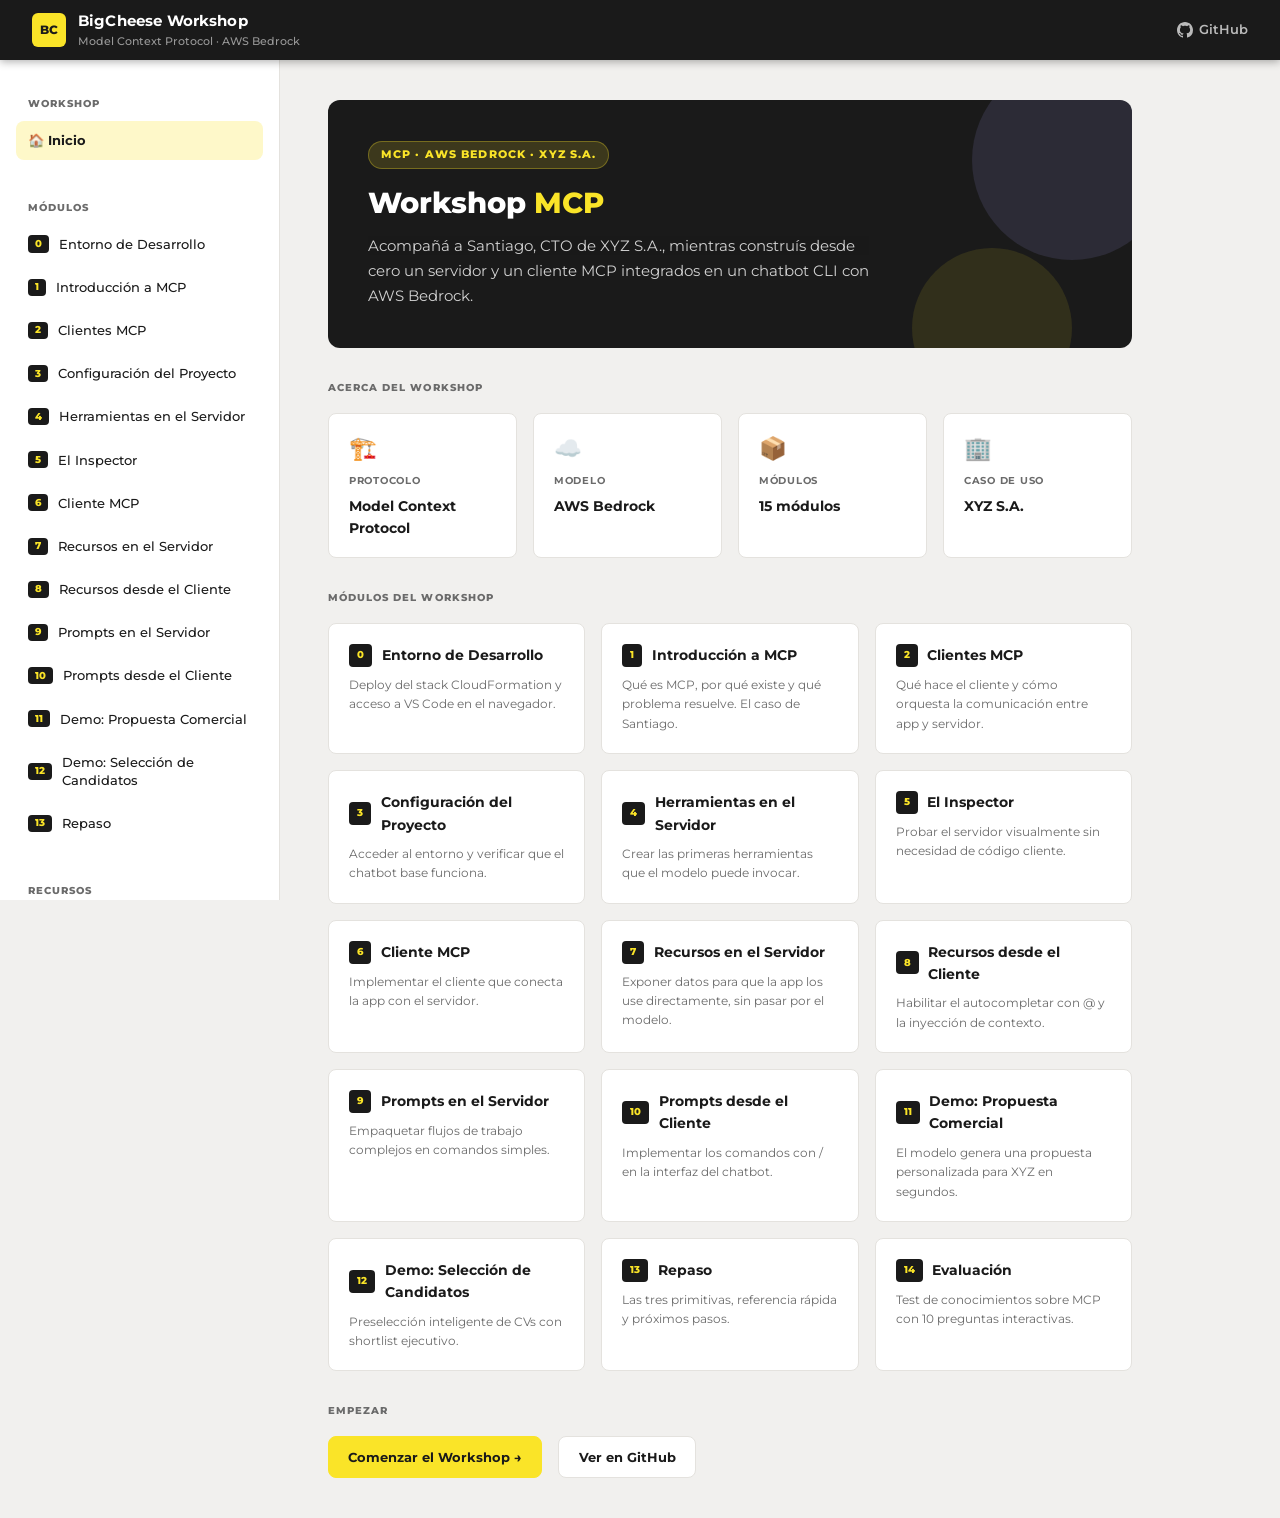
<file: docs/index.html>
<!DOCTYPE html>
<html lang="es">
<head>
  <meta charset="UTF-8">
  <meta name="viewport" content="width=device-width, initial-scale=1.0">
  <title>BigCheese Workshop — MCP</title>
  <link rel="stylesheet" href="style.css">
</head>
<body>

<header>
  <a class="header-brand" href="index.html">
    <div class="header-logo">BC</div>
    <div>
      <div class="header-title">BigCheese Workshop</div>
      <div class="header-subtitle">Model Context Protocol · AWS Bedrock</div>
    </div>
  </a>
  <div class="header-right">
    <a href="https://github.com/bigcheeseuy/bigcheese-ai-platform-workshop" target="_blank">
      <svg width="16" height="16" viewBox="0 0 24 24" fill="currentColor"><path d="M12 0C5.37 0 0 5.37 0 12c0 5.31 3.435 9.795 8.205 11.385.6.105.825-.255.825-.57 0-.285-.015-1.23-.015-2.235-3.015.555-3.795-.735-4.035-1.41-.135-.345-.72-1.41-1.23-1.695-.42-.225-1.02-.78-.015-.795.945-.015 1.62.87 1.845 1.23 1.08 1.815 2.805 1.305 3.495.99.105-.78.42-1.305.765-1.605-2.67-.3-5.46-1.335-5.46-5.925 0-1.305.465-2.385 1.23-3.225-.12-.3-.54-1.53.12-3.18 0 0 1.005-.315 3.3 1.23.96-.27 1.98-.405 3-.405s2.04.135 3 .405c2.295-1.56 3.3-1.23 3.3-1.23.66 1.65.24 2.88.12 3.18.765.84 1.23 1.905 1.23 3.225 0 4.605-2.805 5.625-5.475 5.925.435.375.81 1.095.81 2.22 0 1.605-.015 2.895-.015 3.3 0 .315.225.69.825.57A12.02 12.02 0 0 0 24 12c0-6.63-5.37-12-12-12z"/></svg>
      GitHub
    </a>
  </div>
</header>

<div class="layout">
  <nav class="sidebar">
    <div class="sidebar-section">
      <div class="sidebar-label">Workshop</div>
      <a class="sidebar-item active" href="index.html">🏠 Inicio</a>
    </div>
    <div class="sidebar-section">
      <div class="sidebar-label">Módulos</div>
      <a class="sidebar-item" href="modulo.html?m=0"><span class="mod-badge">0</span> Entorno de Desarrollo</a>
      <a class="sidebar-item" href="modulo.html?m=1"><span class="mod-badge">1</span> Introducción a MCP</a>
      <a class="sidebar-item" href="modulo.html?m=2"><span class="mod-badge">2</span> Clientes MCP</a>
      <a class="sidebar-item" href="modulo.html?m=3"><span class="mod-badge">3</span> Configuración del Proyecto</a>
      <a class="sidebar-item" href="modulo.html?m=4"><span class="mod-badge">4</span> Herramientas en el Servidor</a>
      <a class="sidebar-item" href="modulo.html?m=5"><span class="mod-badge">5</span> El Inspector</a>
      <a class="sidebar-item" href="modulo.html?m=6"><span class="mod-badge">6</span> Cliente MCP</a>
      <a class="sidebar-item" href="modulo.html?m=7"><span class="mod-badge">7</span> Recursos en el Servidor</a>
      <a class="sidebar-item" href="modulo.html?m=8"><span class="mod-badge">8</span> Recursos desde el Cliente</a>
      <a class="sidebar-item" href="modulo.html?m=9"><span class="mod-badge">9</span> Prompts en el Servidor</a>
      <a class="sidebar-item" href="modulo.html?m=10"><span class="mod-badge">10</span> Prompts desde el Cliente</a>
      <a class="sidebar-item" href="modulo.html?m=11"><span class="mod-badge">11</span> Demo: Propuesta Comercial</a>
      <a class="sidebar-item" href="modulo.html?m=12"><span class="mod-badge">12</span> Demo: Selección de Candidatos</a>
      <a class="sidebar-item" href="modulo.html?m=13"><span class="mod-badge">13</span> Repaso</a>
    </div>
    <div class="sidebar-section">
      <div class="sidebar-label">Recursos</div>
      <a class="sidebar-item" href="https://github.com/bigcheeseuy/bigcheese-ai-platform-workshop/tree/main/workshop-materials" target="_blank">📁 Materiales del Workshop</a>
      <a class="sidebar-item" href="https://github.com/bigcheeseuy/bigcheese-ai-platform-workshop/tree/main/bigcheese-mcp-starter" target="_blank">🚀 Código Starter</a>
      <a class="sidebar-item" href="https://github.com/bigcheeseuy/bigcheese-ai-platform-workshop/tree/main/bigcheese-mcp-solution" target="_blank">✅ Solución Completa</a>
      <a class="sidebar-item" href="https://awslabs.github.io/mcp/" target="_blank">📖 Docs MCP AWS</a>
      <a class="sidebar-item" href="modulo.html?m=14">📝 Evaluación</a>
      <a class="sidebar-item" href="https://tinyurl.com/slack-bigcheese" target="_blank">💬 Canal de Slack</a>
      <a class="sidebar-item" href="https://tinyurl.com/encuesta-bigcheese" target="_blank">🎟️ Vouchers AWS</a>
    </div>
  </nav>

  <main class="main">
    <div class="hero">
      <div class="hero-tag">MCP · AWS Bedrock · XYZ S.A.</div>
      <h1>Workshop <span>MCP</span></h1>
      <p>Acompañá a Santiago, CTO de XYZ S.A., mientras construís desde cero un servidor y un cliente MCP integrados en un chatbot CLI con AWS Bedrock.</p>
    </div>

    <div class="section-title">Acerca del Workshop</div>
    <div class="info-grid" style="margin-bottom:2rem">
      <div class="info-card">
        <div class="info-card-icon">🏗️</div>
        <div class="info-card-label">Protocolo</div>
        <div class="info-card-value">Model Context Protocol</div>
      </div>
      <div class="info-card">
        <div class="info-card-icon">☁️</div>
        <div class="info-card-label">Modelo</div>
        <div class="info-card-value">AWS Bedrock</div>
      </div>
      <div class="info-card">
        <div class="info-card-icon">📦</div>
        <div class="info-card-label">Módulos</div>
        <div class="info-card-value">15 módulos</div>
      </div>
      <div class="info-card">
        <div class="info-card-icon">🏢</div>
        <div class="info-card-label">Caso de uso</div>
        <div class="info-card-value">XYZ S.A.</div>
      </div>
    </div>

    <div class="section-title">Módulos del Workshop</div>
    <div class="module-grid">
      <a class="module-card" href="modulo.html?m=0">
        <div class="module-card-header"><span class="module-num">0</span><span class="module-card-title">Entorno de Desarrollo</span></div>
        <div class="module-card-desc">Deploy del stack CloudFormation y acceso a VS Code en el navegador.</div>
      </a>
      <a class="module-card" href="modulo.html?m=1">
        <div class="module-card-header"><span class="module-num">1</span><span class="module-card-title">Introducción a MCP</span></div>
        <div class="module-card-desc">Qué es MCP, por qué existe y qué problema resuelve. El caso de Santiago.</div>
      </a>
      <a class="module-card" href="modulo.html?m=2">
        <div class="module-card-header"><span class="module-num">2</span><span class="module-card-title">Clientes MCP</span></div>
        <div class="module-card-desc">Qué hace el cliente y cómo orquesta la comunicación entre app y servidor.</div>
      </a>
      <a class="module-card" href="modulo.html?m=3">
        <div class="module-card-header"><span class="module-num">3</span><span class="module-card-title">Configuración del Proyecto</span></div>
        <div class="module-card-desc">Acceder al entorno y verificar que el chatbot base funciona.</div>
      </a>
      <a class="module-card" href="modulo.html?m=4">
        <div class="module-card-header"><span class="module-num">4</span><span class="module-card-title">Herramientas en el Servidor</span></div>
        <div class="module-card-desc">Crear las primeras herramientas que el modelo puede invocar.</div>
      </a>
      <a class="module-card" href="modulo.html?m=5">
        <div class="module-card-header"><span class="module-num">5</span><span class="module-card-title">El Inspector</span></div>
        <div class="module-card-desc">Probar el servidor visualmente sin necesidad de código cliente.</div>
      </a>
      <a class="module-card" href="modulo.html?m=6">
        <div class="module-card-header"><span class="module-num">6</span><span class="module-card-title">Cliente MCP</span></div>
        <div class="module-card-desc">Implementar el cliente que conecta la app con el servidor.</div>
      </a>
      <a class="module-card" href="modulo.html?m=7">
        <div class="module-card-header"><span class="module-num">7</span><span class="module-card-title">Recursos en el Servidor</span></div>
        <div class="module-card-desc">Exponer datos para que la app los use directamente, sin pasar por el modelo.</div>
      </a>
      <a class="module-card" href="modulo.html?m=8">
        <div class="module-card-header"><span class="module-num">8</span><span class="module-card-title">Recursos desde el Cliente</span></div>
        <div class="module-card-desc">Habilitar el autocompletar con @ y la inyección de contexto.</div>
      </a>
      <a class="module-card" href="modulo.html?m=9">
        <div class="module-card-header"><span class="module-num">9</span><span class="module-card-title">Prompts en el Servidor</span></div>
        <div class="module-card-desc">Empaquetar flujos de trabajo complejos en comandos simples.</div>
      </a>
      <a class="module-card" href="modulo.html?m=10">
        <div class="module-card-header"><span class="module-num">10</span><span class="module-card-title">Prompts desde el Cliente</span></div>
        <div class="module-card-desc">Implementar los comandos con / en la interfaz del chatbot.</div>
      </a>
      <a class="module-card" href="modulo.html?m=11">
        <div class="module-card-header"><span class="module-num">11</span><span class="module-card-title">Demo: Propuesta Comercial</span></div>
        <div class="module-card-desc">El modelo genera una propuesta personalizada para XYZ en segundos.</div>
      </a>
      <a class="module-card" href="modulo.html?m=12">
        <div class="module-card-header"><span class="module-num">12</span><span class="module-card-title">Demo: Selección de Candidatos</span></div>
        <div class="module-card-desc">Preselección inteligente de CVs con shortlist ejecutivo.</div>
      </a>
      <a class="module-card" href="modulo.html?m=13">
        <div class="module-card-header"><span class="module-num">13</span><span class="module-card-title">Repaso</span></div>
        <div class="module-card-desc">Las tres primitivas, referencia rápida y próximos pasos.</div>
      </a>
      <a class="module-card" href="modulo.html?m=14">
        <div class="module-card-header"><span class="module-num">14</span><span class="module-card-title">Evaluación</span></div>
        <div class="module-card-desc">Test de conocimientos sobre MCP con 10 preguntas interactivas.</div>
      </a>
    </div>

    <div class="section-title">Empezar</div>
    <div style="display:flex; gap:1rem; flex-wrap:wrap;">
      <a class="mod-nav-btn primary" href="modulo.html?m=0">Comenzar el Workshop →</a>
      <a class="mod-nav-btn" href="https://github.com/bigcheeseuy/bigcheese-ai-platform-workshop" target="_blank">Ver en GitHub</a>
    </div>
  </main>
</div>

</body>
</html>
</file>
<file: docs/style.css>
@import url('https://fonts.googleapis.com/css2?family=Montserrat:wght@400;500;600;700;800&display=swap');

:root {
  --black:          #1A1A1A;
  --yellow:         #FAE428;
  --yellow-light:   #FEF8C9;
  --beige-mid:      #E4E2DE;
  --beige:          #D4D0CB;
  --beige-light:    #F1F0EE;
  --violet:         #ABA0FB;
  --violet-light:   #EAE7FE;

  --primary:        var(--black);
  --accent:         var(--yellow);
  --accent-light:   var(--yellow-light);
  --bg:             var(--beige-light);
  --surface:        #ffffff;
  --text:           var(--black);
  --text-muted:     #6b6b6b;
  --border:         var(--beige-mid);
  --sidebar-width:  280px;
  --radius:         8px;
  --shadow:         0 1px 4px rgba(0,0,0,0.08);
}

* { box-sizing: border-box; margin: 0; padding: 0; }

body {
  font-family: 'Montserrat', -apple-system, BlinkMacSystemFont, sans-serif;
  background: var(--bg);
  color: var(--text);
  line-height: 1.6;
}

/* ── HEADER ── */
header {
  background: var(--black);
  color: white;
  padding: 0 2rem;
  height: 60px;
  display: flex;
  align-items: center;
  justify-content: space-between;
  position: fixed;
  top: 0; left: 0; right: 0;
  z-index: 100;
  box-shadow: 0 2px 8px rgba(0,0,0,0.3);
}

.header-brand {
  display: flex;
  align-items: center;
  gap: 0.75rem;
  text-decoration: none;
  color: white;
}

.header-logo {
  width: 34px;
  height: 34px;
  background: var(--yellow);
  border-radius: 6px;
  display: flex;
  align-items: center;
  justify-content: center;
  font-size: 0.75rem;
  font-weight: 800;
  color: var(--black);
  flex-shrink: 0;
  letter-spacing: -0.03em;
}

.header-title {
  font-size: 0.95rem;
  font-weight: 700;
  letter-spacing: 0.01em;
}

.header-subtitle {
  font-size: 0.7rem;
  opacity: 0.55;
  font-weight: 500;
}

.header-right {
  display: flex;
  align-items: center;
  gap: 1rem;
}

.header-right a {
  color: rgba(255,255,255,0.7);
  text-decoration: none;
  font-size: 0.8rem;
  font-weight: 600;
  display: flex;
  align-items: center;
  gap: 0.4rem;
  transition: color 0.2s;
}

.header-right a:hover { color: var(--yellow); }

/* ── LAYOUT ── */
.layout {
  display: flex;
  margin-top: 60px;
  min-height: calc(100vh - 60px);
}

/* ── SIDEBAR ── */
.sidebar {
  width: var(--sidebar-width);
  background: var(--surface);
  border-right: 1px solid var(--border);
  position: fixed;
  top: 60px;
  bottom: 0;
  overflow-y: auto;
  padding: 1.5rem 0;
}

.sidebar-section {
  padding: 0 1rem 1.5rem;
}

.sidebar-label {
  font-size: 0.65rem;
  font-weight: 800;
  text-transform: uppercase;
  letter-spacing: 0.1em;
  color: var(--text-muted);
  padding: 0.75rem 0.75rem 0.5rem;
}

.sidebar-item {
  display: flex;
  align-items: center;
  gap: 0.6rem;
  padding: 0.65rem 0.75rem;
  margin-bottom: 0.25rem;
  border-radius: var(--radius);
  text-decoration: none;
  color: var(--text);
  font-size: 0.82rem;
  font-weight: 500;
  transition: background 0.15s, color 0.15s;
  cursor: pointer;
  line-height: 1.4;
}

.sidebar-item:hover {
  background: var(--beige-light);
  color: var(--black);
}

.sidebar-item.active {
  background: var(--yellow-light);
  color: var(--black);
  font-weight: 700;
}

.sidebar-item .mod-badge {
  background: var(--black);
  color: var(--yellow);
  font-size: 0.62rem;
  font-weight: 800;
  padding: 0.1rem 0.45rem;
  border-radius: 4px;
  flex-shrink: 0;
}

.sidebar-item.active .mod-badge {
  background: var(--yellow);
  color: var(--black);
}

/* ── MAIN CONTENT ── */
.main {
  margin-left: var(--sidebar-width);
  flex: 1;
  padding: 2.5rem 3rem;
  max-width: 900px;
}

.main img,
#content img {
  max-width: 100%;
  height: auto;
  display: block;
  margin: 1.25rem auto;
  border-radius: 8px;
  border: 1px solid var(--border);
}

/* ── HERO ── */
.hero {
  background: var(--black);
  color: white;
  border-radius: 12px;
  padding: 2.5rem;
  margin-bottom: 2rem;
  position: relative;
  overflow: hidden;
}

.hero::before {
  content: '';
  position: absolute;
  top: -40px; right: -40px;
  width: 200px; height: 200px;
  background: var(--violet);
  border-radius: 50%;
  opacity: 0.12;
}

.hero::after {
  content: '';
  position: absolute;
  bottom: -60px; right: 60px;
  width: 160px; height: 160px;
  background: var(--yellow);
  border-radius: 50%;
  opacity: 0.1;
}

.hero-tag {
  display: inline-block;
  background: rgba(250,228,40,0.15);
  color: var(--yellow);
  font-size: 0.7rem;
  font-weight: 800;
  text-transform: uppercase;
  letter-spacing: 0.1em;
  padding: 0.25rem 0.75rem;
  border-radius: 20px;
  margin-bottom: 1rem;
  border: 1px solid rgba(250,228,40,0.3);
}

.hero h1 {
  font-size: 1.8rem;
  font-weight: 800;
  margin-bottom: 0.75rem;
  line-height: 1.25;
}

.hero h1 span { color: var(--yellow); }

.hero p {
  font-size: 0.95rem;
  opacity: 0.8;
  max-width: 520px;
  line-height: 1.65;
  font-weight: 400;
}

/* ── SECTION TITLE ── */
.section-title {
  font-size: 0.65rem;
  font-weight: 800;
  text-transform: uppercase;
  letter-spacing: 0.1em;
  color: var(--text-muted);
  margin-bottom: 1rem;
}

/* ── INFO CARDS ── */
.info-grid {
  display: grid;
  grid-template-columns: repeat(auto-fill, minmax(180px, 1fr));
  gap: 1rem;
  margin-bottom: 2rem;
}

.info-card {
  background: var(--surface);
  border: 1px solid var(--border);
  border-radius: var(--radius);
  padding: 1.1rem 1.25rem;
  display: flex;
  flex-direction: column;
  gap: 0.35rem;
}

.info-card-icon { font-size: 1.4rem; }

.info-card-label {
  font-size: 0.65rem;
  color: var(--text-muted);
  font-weight: 700;
  text-transform: uppercase;
  letter-spacing: 0.07em;
}

.info-card-value {
  font-size: 0.875rem;
  font-weight: 700;
  color: var(--black);
}

/* ── MODULE GRID ── */
.module-grid {
  display: grid;
  grid-template-columns: repeat(auto-fill, minmax(240px, 1fr));
  gap: 1rem;
  margin-bottom: 2rem;
}

.module-card {
  background: var(--surface);
  border: 1px solid var(--border);
  border-radius: var(--radius);
  padding: 1.25rem;
  text-decoration: none;
  color: var(--text);
  transition: box-shadow 0.2s, border-color 0.2s, transform 0.15s;
  display: flex;
  flex-direction: column;
  gap: 0.5rem;
  cursor: pointer;
}

.module-card:hover {
  box-shadow: 0 4px 16px rgba(0,0,0,0.1);
  border-color: var(--yellow);
  transform: translateY(-2px);
}

.module-card-header {
  display: flex;
  align-items: center;
  gap: 0.6rem;
}

.module-num {
  background: var(--black);
  color: var(--yellow);
  font-size: 0.65rem;
  font-weight: 800;
  padding: 0.2rem 0.5rem;
  border-radius: 4px;
  flex-shrink: 0;
}

.module-card-title {
  font-weight: 700;
  font-size: 0.875rem;
  color: var(--black);
}

.module-card-desc {
  font-size: 0.78rem;
  color: var(--text-muted);
  line-height: 1.55;
  font-weight: 400;
}

/* ── MARKDOWN CONTENT ── */
.md-content {
  background: var(--surface);
  border: 1px solid var(--border);
  border-radius: var(--radius);
  padding: 2.5rem;
  box-shadow: var(--shadow);
}

.md-content h1 {
  font-size: 1.55rem;
  font-weight: 800;
  color: var(--black);
  margin-bottom: 0.5rem;
  padding-bottom: 0.75rem;
  border-bottom: 3px solid var(--yellow);
}

.md-content h2 {
  font-size: 1.1rem;
  font-weight: 700;
  color: var(--black);
  margin: 2rem 0 0.75rem;
  padding-bottom: 0.4rem;
  border-bottom: 1px solid var(--border);
}

.md-content h3 {
  font-size: 0.95rem;
  color: var(--black);
  margin: 1.5rem 0 0.5rem;
  font-weight: 700;
}

.md-content p { margin-bottom: 1rem; font-size: 0.9rem; }

.md-content ul, .md-content ol {
  margin: 0.5rem 0 1rem 1.5rem;
  font-size: 0.9rem;
}

.md-content li { margin-bottom: 0.35rem; }

.md-content code {
  background: var(--beige-light);
  border: 1px solid var(--beige-mid);
  border-radius: 4px;
  padding: 0.15rem 0.4rem;
  font-size: 0.82em;
  font-family: 'SF Mono', 'Fira Code', monospace;
  color: var(--black);
  font-weight: 600;
}

.md-content pre {
  background: var(--black);
  border-radius: var(--radius);
  padding: 1.25rem;
  overflow-x: auto;
  margin: 1rem 0;
  border-left: 3px solid var(--yellow);
}

.md-content pre code {
  background: none;
  border: none;
  color: #f1f0ee;
  padding: 0;
  font-size: 0.82rem;
  font-weight: 400;
}

.md-content blockquote {
  border-left: 3px solid var(--violet);
  background: var(--violet-light);
  padding: 0.75rem 1rem;
  border-radius: 0 var(--radius) var(--radius) 0;
  margin: 1rem 0;
  color: var(--black);
  font-size: 0.875rem;
}

.md-content blockquote p { margin: 0; }

.md-content table {
  width: 100%;
  border-collapse: collapse;
  margin: 1rem 0;
  font-size: 0.85rem;
}

.md-content th {
  background: var(--black);
  color: var(--yellow);
  padding: 0.6rem 1rem;
  text-align: left;
  font-weight: 700;
  font-size: 0.78rem;
  text-transform: uppercase;
  letter-spacing: 0.05em;
}

.md-content td {
  padding: 0.6rem 1rem;
  border-bottom: 1px solid var(--border);
  font-size: 0.875rem;
}

.md-content tr:nth-child(even) td { background: var(--beige-light); }

.md-content a { color: var(--black); font-weight: 600; }
.md-content a:hover { color: var(--violet); }

.md-content hr {
  border: none;
  border-top: 1px solid var(--border);
  margin: 2rem 0;
}

/* ── NAV BUTTONS ── */
.mod-nav {
  display: flex;
  justify-content: space-between;
  margin-top: 2rem;
  gap: 1rem;
}

.mod-nav-btn {
  display: flex;
  align-items: center;
  gap: 0.5rem;
  padding: 0.6rem 1.2rem;
  border-radius: var(--radius);
  border: 1px solid var(--border);
  background: var(--surface);
  color: var(--black);
  font-size: 0.82rem;
  font-weight: 700;
  cursor: pointer;
  text-decoration: none;
  transition: background 0.15s, border-color 0.15s;
  font-family: 'Montserrat', sans-serif;
}

.mod-nav-btn:hover {
  background: var(--yellow-light);
  border-color: var(--yellow);
}

.mod-nav-btn.primary {
  background: var(--yellow);
  color: var(--black);
  border-color: var(--yellow);
}

.mod-nav-btn.primary:hover {
  background: #f0d800;
  border-color: #f0d800;
}

/* ── LOADING ── */
.loading {
  display: flex;
  align-items: center;
  justify-content: center;
  padding: 4rem;
  color: var(--text-muted);
  gap: 0.75rem;
  font-size: 0.875rem;
  font-weight: 500;
}

.spinner {
  width: 20px;
  height: 20px;
  border: 2px solid var(--beige-mid);
  border-top-color: var(--black);
  border-radius: 50%;
  animation: spin 0.7s linear infinite;
}

@keyframes spin { to { transform: rotate(360deg); } }

/* ── RESPONSIVE ── */
@media (max-width: 768px) {
  .sidebar { display: none; }
  .main { margin-left: 0; padding: 1.5rem; }
  .module-grid { grid-template-columns: 1fr; }
  .info-grid { grid-template-columns: repeat(2, 1fr); }
  .hero h1 { font-size: 1.35rem; }
  .md-content { padding: 1.5rem; }
}

/* ── QUIZ STYLES ── */
#quiz-container {
  margin: 1.5rem 0;
}

.quiz-question {
  margin: 0;
}

.quiz-question-header {
  margin-bottom: 0.75rem;
}

.quiz-question-num {
  display: inline-block;
  background: var(--violet);
  color: white;
  font-size: 0.72rem;
  font-weight: 800;
  text-transform: uppercase;
  letter-spacing: 0.08em;
  padding: 0.25rem 0.75rem;
  border-radius: 20px;
}

.quiz-question-text {
  font-size: 0.95rem;
  font-weight: 700;
  color: var(--black);
  margin-bottom: 1rem;
}

.quiz-options {
  list-style: none;
  margin: 0 0 1rem;
  padding: 0;
}

.quiz-options li {
  margin: 0.4rem 0;
  background: var(--surface);
  border: 2px solid var(--border);
  border-radius: var(--radius);
  transition: background 0.15s, border-color 0.15s;
  overflow: hidden;
}

.quiz-options li:hover {
  background: var(--yellow-light);
  border-color: var(--yellow);
}

.quiz-options li.opt-correct {
  background: #d4f4dd !important;
  border-color: #4caf50 !important;
}

.quiz-options li.opt-wrong {
  background: #ffd4d4 !important;
  border-color: #f44336 !important;
}

.quiz-options input[type="radio"] {
  width: 17px;
  height: 17px;
  flex-shrink: 0;
  cursor: pointer;
  accent-color: var(--violet);
}

.quiz-options label {
  cursor: pointer;
  font-size: 0.88rem;
  display: flex;
  align-items: center;
  gap: 0.75rem;
  padding: 0.75rem 1rem;
  width: 100%;
  user-select: none;
}

.opt-letter {
  display: inline-flex;
  align-items: center;
  justify-content: center;
  width: 22px;
  height: 22px;
  background: var(--beige-mid);
  border-radius: 4px;
  font-size: 0.72rem;
  font-weight: 800;
  flex-shrink: 0;
}

.quiz-check-btn {
  display: inline-block;
  padding: 0.6rem 1.4rem;
  background: var(--violet);
  color: white;
  border: none;
  border-radius: var(--radius);
  font-size: 0.85rem;
  font-weight: 700;
  font-family: 'Montserrat', sans-serif;
  cursor: pointer;
  transition: background 0.2s, transform 0.15s;
  margin-bottom: 0.75rem;
}

.quiz-check-btn:hover:not(:disabled) {
  background: #9b8ffb;
  transform: translateY(-1px);
}

.quiz-check-btn:disabled {
  opacity: 0.45;
  cursor: not-allowed;
  transform: none;
}

.quiz-feedback {
  display: none;
  padding: 1rem 1.25rem;
  border-radius: var(--radius);
  font-size: 0.88rem;
  line-height: 1.6;
  animation: fadeIn 0.25s ease;
}

.quiz-feedback.feedback-warning {
  background: #fff8e1;
  border: 2px solid #ffc107;
  color: #7a5c00;
  font-weight: 600;
}

.quiz-feedback.feedback-correct {
  background: #d4f4dd;
  border: 2px solid #4caf50;
  display: flex;
  gap: 0.75rem;
  align-items: flex-start;
}

.quiz-feedback.feedback-incorrect {
  background: #ffd4d4;
  border: 2px solid #f44336;
  display: flex;
  gap: 0.75rem;
  align-items: flex-start;
}

.fb-icon {
  font-size: 1.4rem;
  flex-shrink: 0;
  line-height: 1;
}

.quiz-divider {
  border: none;
  border-top: 2px dashed var(--border);
  margin: 2rem 0;
}

@keyframes fadeIn {
  from { opacity: 0; transform: translateY(-6px); }
  to   { opacity: 1; transform: translateY(0); }
}
</file>
